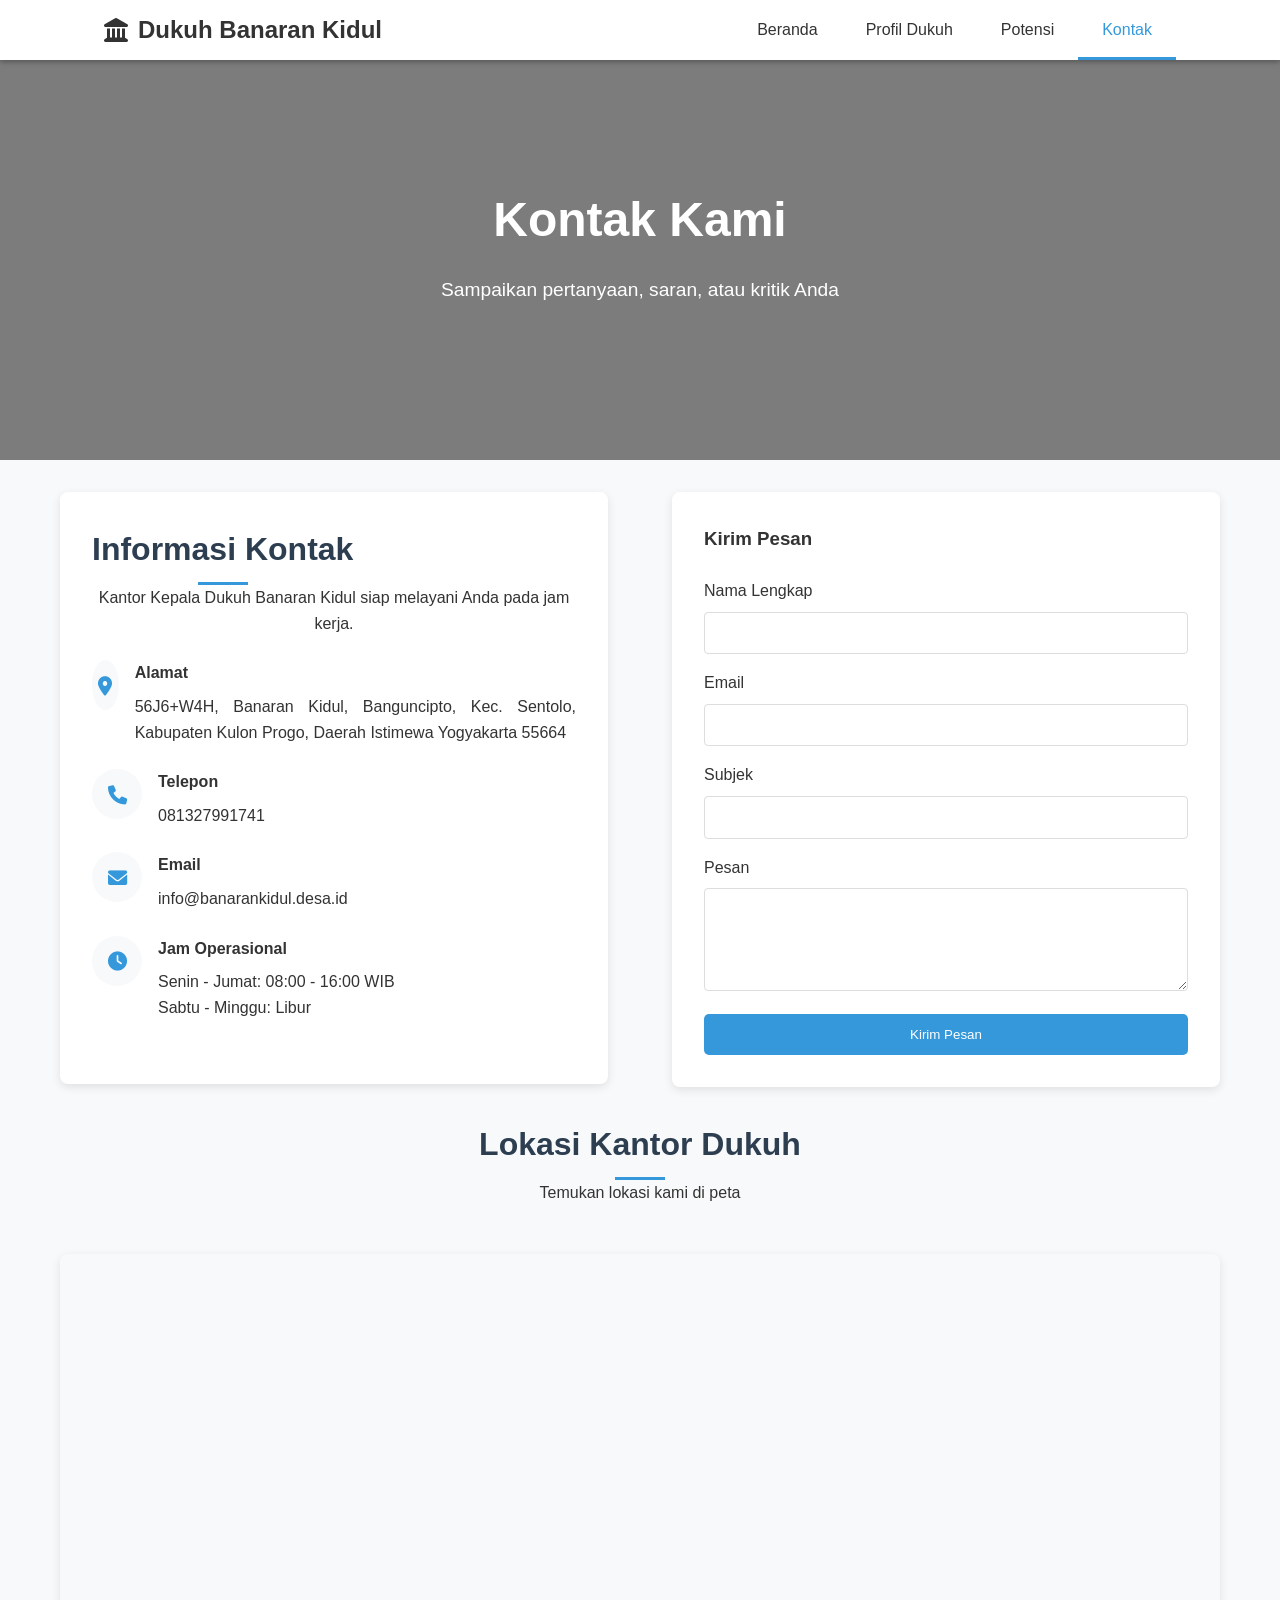
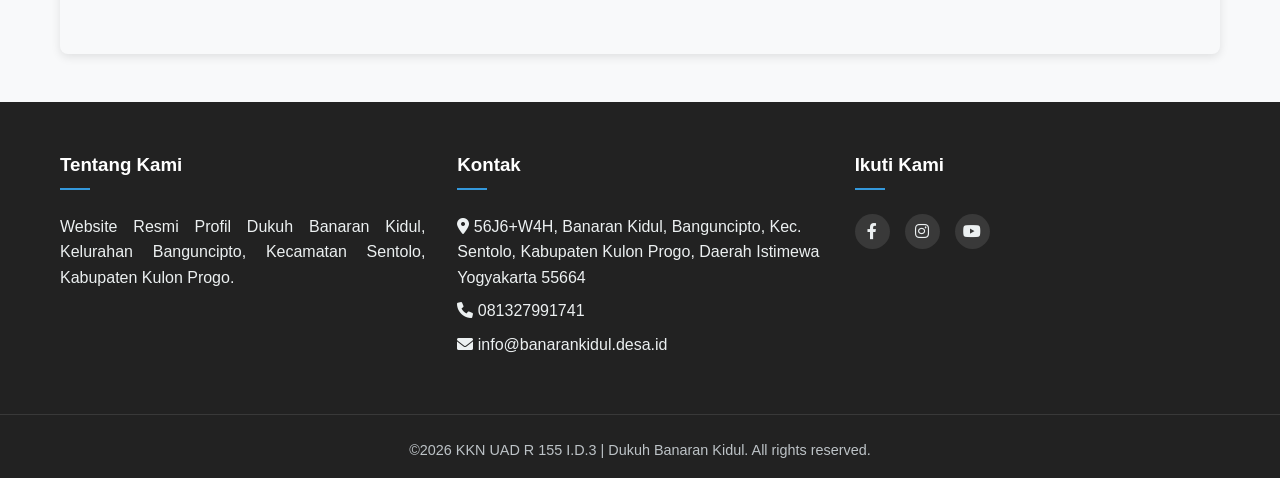
<file: contact.html>
<!DOCTYPE html>
<html lang="id">
<head>
    <meta charset="UTF-8">
    <meta name="viewport" content="width=device-width, initial-scale=1.0">
    <title>Kontak - Dukuh Banaran Kidul</title>
    <link rel="icon" type="image/svg+xml" href="data:image/svg+xml,%3Csvg xmlns='http://www.w3.org/2000/svg' viewBox='0 0 64 64'%3E%3Crect width='64' height='64' rx='12' fill='%233498db'/%3E%3Cpath d='M16 30 L32 18 L48 30 V50 H16 Z' fill='%23ffffff'/%3E%3Crect x='26' y='34' width='12' height='16' fill='%233498db'/%3E%3C/svg%3E">
    <link rel="stylesheet" href="css/style.css">
    <link rel="stylesheet" href="https://cdnjs.cloudflare.com/ajax/libs/font-awesome/6.0.0/css/all.min.css">
</head>
<body>

    <!-- Preloader -->
    <div id="preloader">
        <div class="loader-spinner"></div>
        <div class="loader-text">SELAMAT DATANG</div>
    </div>

    <!-- Header -->
    <header>
        <nav class="navbar">
            <a href="index.html" class="logo">
                <i class="fas fa-landmark"></i> Dukuh Banaran Kidul
            </a>
            <div class="menu-toggle">
                <i class="fas fa-bars"></i>
            </div>
            <ul class="nav-links">
                <li><a href="index.html">Beranda</a></li>
                <li><a href="profile.html">Profil Dukuh</a></li>
                <li class="dropdown">
                    <a href="#" class="dropdown-toggle">Potensi</a>
                    <div class="dropdown-content">
                        <a href="tourism.html">Wisata</a>
                        <a href="posyandu.html">Posyandu</a>
                        <a href="umkm.html">UMKM</a>
                        <a href="gallery.html">Galeri Kegiatan</a>
                    </div>
                </li>
                <li><a href="contact.html" class="active">Kontak</a></li>
            </ul>
        </nav>
    </header>

    <!-- Page Header -->
    <div class="hero" style="background-image: linear-gradient(rgba(0,0,0,0.5), rgba(0,0,0,0.5)), url('https://placehold.co/1920x600/e67e22/ffffff?text=Hubungi+Kami');">
        <div class="hero-content">
            <h1>Kontak Kami</h1>
            <p>Sampaikan pertanyaan, saran, atau kritik Anda</p>
        </div>
    </div>

    <!-- Contact Info & Form -->
    <section class="container">
        <div class="grid contact-grid">
            
            <!-- Info -->
            <div class="contact-info">
                <div class="section-title" style="text-align: left;">
                    <h2>Informasi Kontak</h2>
                    <p>Kantor Kepala Dukuh Banaran Kidul siap melayani Anda pada jam kerja.</p>
                </div>
                
                <div style="margin-bottom: 2rem;">
                    <div style="display: flex; gap: 1rem; margin-bottom: 1.5rem;">
                        <div style="width: 50px; height: 50px; background: var(--light-bg); display: flex; align-items: center; justify-content: center; border-radius: 50%; color: var(--secondary-color); font-size: 1.2rem;">
                            <i class="fas fa-map-marker-alt"></i>
                        </div>
                        <div>
                            <h4 style="margin-bottom: 0.5rem;">Alamat</h4>
                            <p id="contact-address">Jl. Raya Banaran Kidul No. 1, Dukuh Banaran Kidul, Kec. Contoh, Kab. Contoh</p>
                        </div>
                    </div>

                    <div style="display: flex; gap: 1rem; margin-bottom: 1.5rem;">
                        <div style="width: 50px; height: 50px; background: var(--light-bg); display: flex; align-items: center; justify-content: center; border-radius: 50%; color: var(--secondary-color); font-size: 1.2rem;">
                            <i class="fas fa-phone"></i>
                        </div>
                        <div>
                            <h4 style="margin-bottom: 0.5rem;">Telepon</h4>
                            <p id="contact-phone">081327991741</p>
                        </div>
                    </div>

                    <div style="display: flex; gap: 1rem; margin-bottom: 1.5rem;">
                        <div style="width: 50px; height: 50px; background: var(--light-bg); display: flex; align-items: center; justify-content: center; border-radius: 50%; color: var(--secondary-color); font-size: 1.2rem;">
                            <i class="fas fa-envelope"></i>
                        </div>
                        <div>
                            <h4 style="margin-bottom: 0.5rem;">Email</h4>
                            <p id="contact-email">info@banarankidul.desa.id</p>
                        </div>
                    </div>

                    <div style="display: flex; gap: 1rem; margin-bottom: 1.5rem;">
                        <div style="width: 50px; height: 50px; background: var(--light-bg); display: flex; align-items: center; justify-content: center; border-radius: 50%; color: var(--secondary-color); font-size: 1.2rem;">
                            <i class="fas fa-clock"></i>
                        </div>
                        <div>
                            <h4 style="margin-bottom: 0.5rem;">Jam Operasional</h4>
                            <p>Senin - Jumat: 08:00 - 16:00 WIB<br>Sabtu - Minggu: Libur</p>
                        </div>
                    </div>
                </div>
            </div>

            <!-- Form -->
            <div class="contact-form">
                <h3 style="margin-bottom: 1.5rem;">Kirim Pesan</h3>
                <form onsubmit="event.preventDefault(); alert('Terima kasih! Pesan Anda telah terkirim (Simulasi).');">
                    <div style="margin-bottom: 1rem;">
                        <label for="name" style="display: block; margin-bottom: 0.5rem;">Nama Lengkap</label>
                        <input type="text" id="name" style="width: 100%; padding: 0.8rem; border: 1px solid #ddd; border-radius: 4px;" required>
                    </div>
                    <div style="margin-bottom: 1rem;">
                        <label for="email" style="display: block; margin-bottom: 0.5rem;">Email</label>
                        <input type="email" id="email" style="width: 100%; padding: 0.8rem; border: 1px solid #ddd; border-radius: 4px;" required>
                    </div>
                    <div style="margin-bottom: 1rem;">
                        <label for="subject" style="display: block; margin-bottom: 0.5rem;">Subjek</label>
                        <input type="text" id="subject" style="width: 100%; padding: 0.8rem; border: 1px solid #ddd; border-radius: 4px;" required>
                    </div>
                    <div style="margin-bottom: 1rem;">
                        <label for="message" style="display: block; margin-bottom: 0.5rem;">Pesan</label>
                        <textarea id="message" rows="5" style="width: 100%; padding: 0.8rem; border: 1px solid #ddd; border-radius: 4px;" required></textarea>
                    </div>
                    <button type="submit" class="btn" style="width: 100%;">Kirim Pesan</button>
                </form>
            </div>

        </div>
    </section>

    <!-- Map -->
    <section class="container">
        <div class="section-title">
            <h2>Lokasi Kantor Dukuh</h2>
            <p>Temukan lokasi kami di peta</p>
        </div>
        <div class="contact-map">
            <iframe 
                width="100%" 
                height="100%" 
                frameborder="0" 
                scrolling="no" 
                marginheight="0" 
                marginwidth="0" 
                src="https://maps.google.com/maps?q=-7.801368,110.364756&hl=id&z=15&amp;output=embed">
            </iframe>
        </div>
    </section>

    <!-- Footer -->
    <footer>
        <div class="footer-content">
            <div class="footer-section">
                <h3>Tentang Kami</h3>
                <p id="footer-desc">Website Resmi Profil Dukuh Banaran Kidul.</p>
            </div>
            <div class="footer-section">
                <h3>Kontak</h3>
                <ul class="footer-links">
                    <li><i class="fas fa-map-marker-alt"></i> <span id="footer-address">Alamat Dukuh</span></li>
                    <li><i class="fas fa-phone"></i> <span id="footer-phone">Telepon</span></li>
                    <li><i class="fas fa-envelope"></i> <span id="footer-email">Email</span></li>
                </ul>
            </div>
            <div class="footer-section">
                <h3>Ikuti Kami</h3>
                <div class="social-links">
                    <a href="#" id="social-fb"><i class="fab fa-facebook-f"></i></a>
                    <a href="#" id="social-ig"><i class="fab fa-instagram"></i></a>
                    <a href="#" id="social-yt"><i class="fab fa-youtube"></i></a>
                </div>
            </div>
        </div>
        <div class="copyright">
            &copy;2026 KKN UAD R 155 I.D.3 | Dukuh Banaran Kidul. All rights reserved.
        </div>
    </footer>

    <script src="js/script.js"></script>
    <script>
        // Update contact specific info from config
        window.addEventListener('load', async () => {
            try {
                const response = await fetch('data/config.json');
                const config = await response.json();
                
                const cAddress = document.getElementById('contact-address');
                const cPhone = document.getElementById('contact-phone');
                const cEmail = document.getElementById('contact-email');

                if (cAddress) cAddress.textContent = config.address;
                if (cPhone) cPhone.textContent = config.phone;
                if (cEmail) cEmail.textContent = config.email;

            } catch (e) { console.error(e); }
        });
    </script>
</body>
</html>
</file>
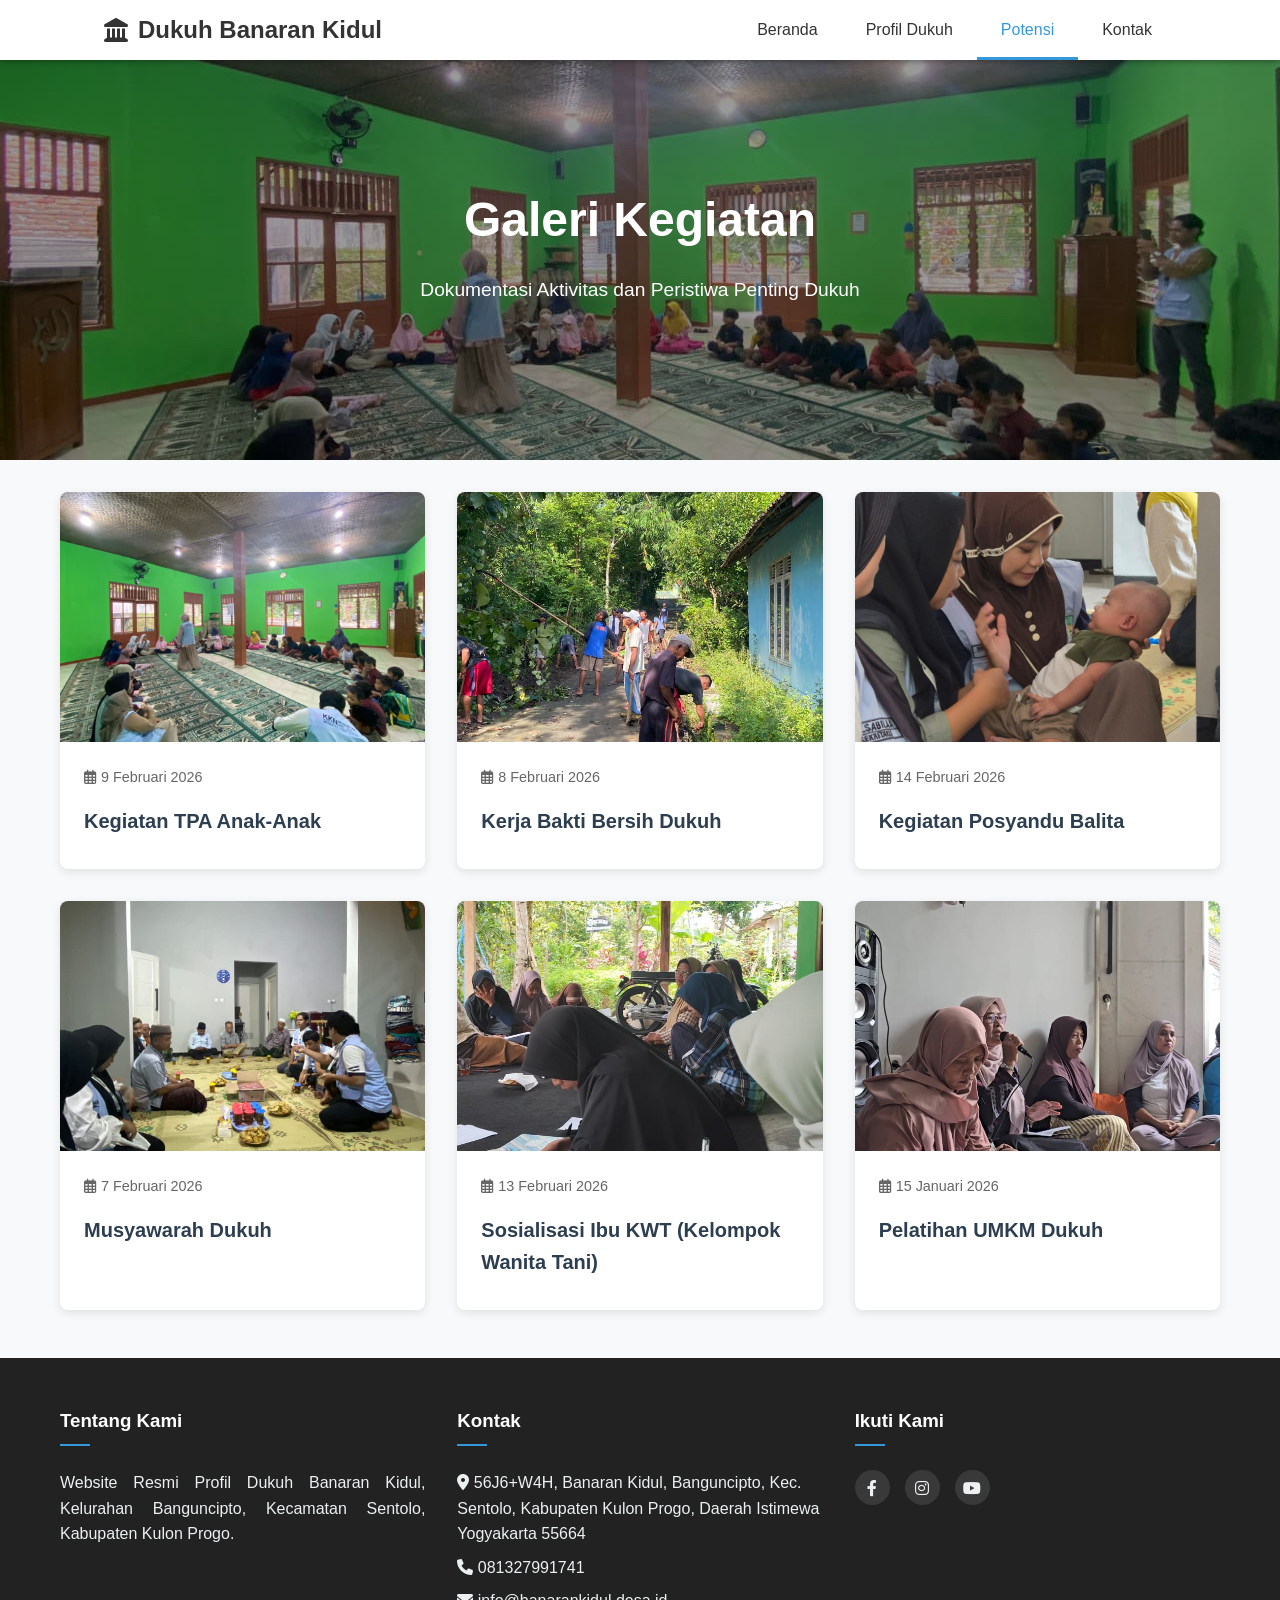
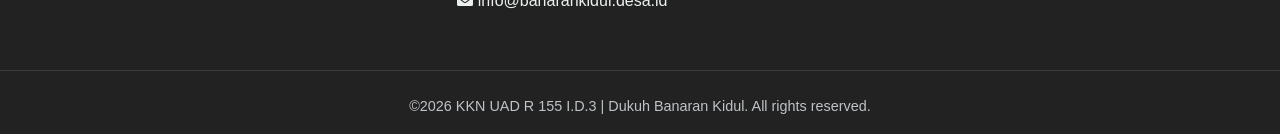
<file: gallery.html>
<!DOCTYPE html>
<html lang="id">
<head>
    <meta charset="UTF-8">
    <meta name="viewport" content="width=device-width, initial-scale=1.0">
    <title>Galeri Kegiatan - Dukuh Banaran Kidul</title>
    <link rel="icon" type="image/svg+xml" href="data:image/svg+xml,%3Csvg xmlns='http://www.w3.org/2000/svg' viewBox='0 0 64 64'%3E%3Crect width='64' height='64' rx='12' fill='%233498db'/%3E%3Cpath d='M16 30 L32 18 L48 30 V50 H16 Z' fill='%23ffffff'/%3E%3Crect x='26' y='34' width='12' height='16' fill='%233498db'/%3E%3C/svg%3E">
    <link rel="stylesheet" href="css/style.css">
    <link rel="stylesheet" href="https://cdnjs.cloudflare.com/ajax/libs/font-awesome/6.0.0/css/all.min.css">
</head>
<body>

    <!-- Preloader -->
    <div id="preloader">
        <div class="loader-spinner"></div>
        <div class="loader-text">SELAMAT DATANG</div>
    </div>

    <!-- Header -->
    <header>
        <nav class="navbar">
            <a href="index.html" class="logo">
                <i class="fas fa-landmark"></i> Dukuh Banaran Kidul
            </a>
            <div class="menu-toggle">
                <i class="fas fa-bars"></i>
            </div>
            <ul class="nav-links">
                <li><a href="index.html">Beranda</a></li>
                <li><a href="profile.html">Profil Dukuh</a></li>
                <li class="dropdown">
                    <a href="#" class="dropdown-toggle active">Potensi</a>
                    <div class="dropdown-content">
                        <a href="tourism.html">Wisata</a>
                        <a href="posyandu.html">Posyandu</a>
                        <a href="umkm.html">UMKM</a>
                        <a href="gallery.html" class="active">Galeri Kegiatan</a>
                    </div>
                </li>
                <li><a href="contact.html">Kontak</a></li>
            </ul>
        </nav>
    </header>

    <!-- Page Header -->
    <section class="hero hero-gallery">
        <div class="hero-slider hero-slider-gallery">
            <!-- Slides akan dimuat via JS dari data/gallery.json -->
        </div>
        <div class="hero-content">
            <h1>Galeri Kegiatan</h1>
            <p>Dokumentasi Aktivitas dan Peristiwa Penting Dukuh</p>
        </div>
    </section>

    <!-- Gallery Grid -->
    <section class="container">
        <div class="grid" id="gallery-grid">
            <!-- Data will be loaded via JS -->
            <p style="text-align: center; width: 100%;">Memuat galeri...</p>
        </div>
    </section>

    <!-- Footer -->
    <footer>
        <div class="footer-content">
            <div class="footer-section">
                <h3>Tentang Kami</h3>
                <p id="footer-desc">Website Resmi Profil Dukuh Banaran Kidul.</p>
            </div>
            <div class="footer-section">
                <h3>Kontak</h3>
                <ul class="footer-links">
                    <li><i class="fas fa-map-marker-alt"></i> <span id="footer-address">Alamat Dukuh</span></li>
                    <li><i class="fas fa-phone"></i> <span id="footer-phone">Telepon</span></li>
                    <li><i class="fas fa-envelope"></i> <span id="footer-email">Email</span></li>
                </ul>
            </div>
            <div class="footer-section">
                <h3>Ikuti Kami</h3>
                <div class="social-links">
                    <a href="#" id="social-fb"><i class="fab fa-facebook-f"></i></a>
                    <a href="#" id="social-ig"><i class="fab fa-instagram"></i></a>
                    <a href="#" id="social-yt"><i class="fab fa-youtube"></i></a>
                </div>
            </div>
        </div>
        <div class="copyright">
            &copy;2026 KKN UAD R 155 I.D.3 | Dukuh Banaran Kidul. All rights reserved.
        </div>
    </footer>

    <script src="js/script.js"></script>
</body>
</html>
</file>
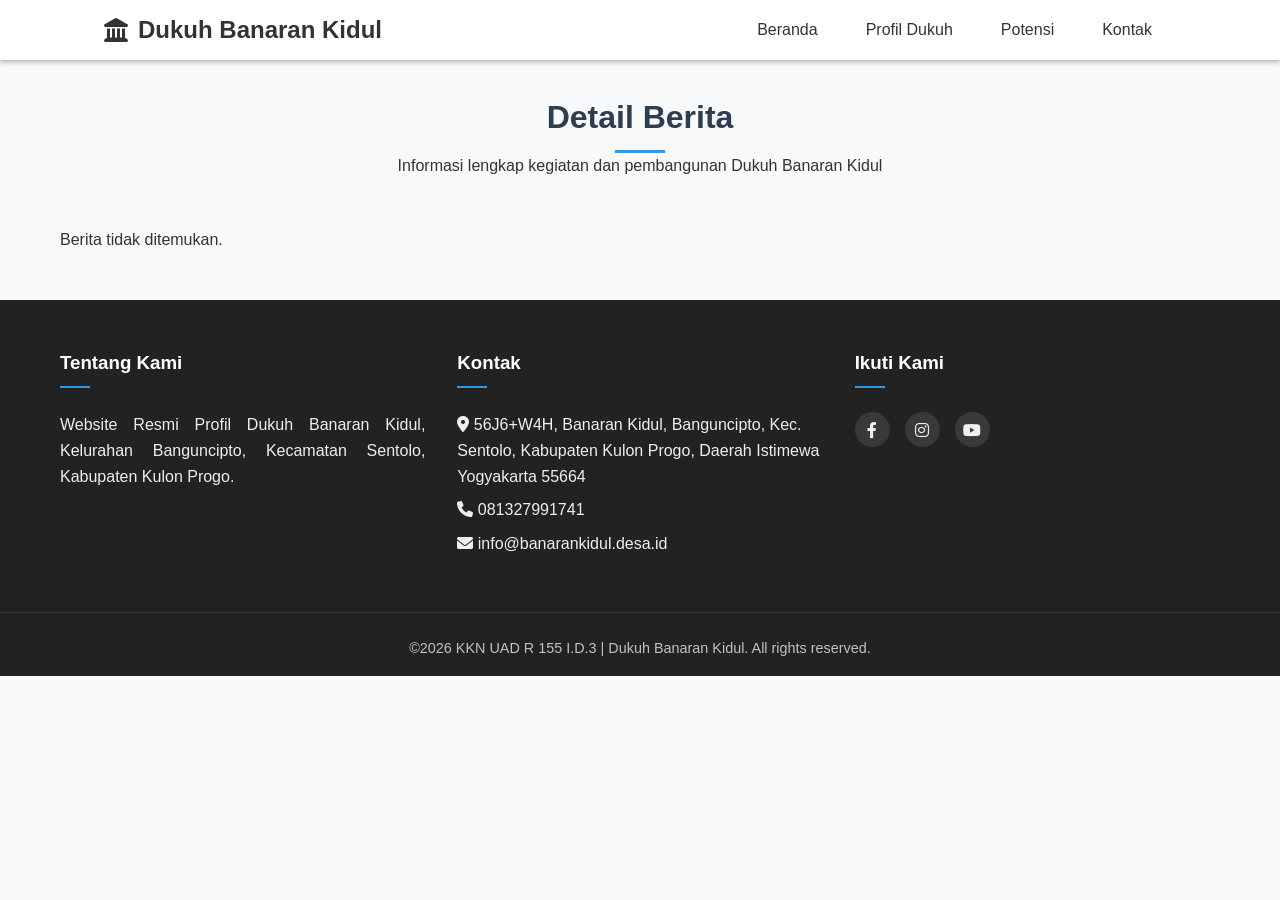
<file: news-detail.html>
<!DOCTYPE html>
<html lang="id">
<head>
    <meta charset="UTF-8">
    <meta name="viewport" content="width=device-width, initial-scale=1.0">
    <title>Detail Berita - Dukuh Banaran Kidul</title>
    <link rel="icon" type="image/svg+xml" href="data:image/svg+xml,%3Csvg xmlns='http://www.w3.org/2000/svg' viewBox='0 0 64 64'%3E%3Crect width='64' height='64' rx='12' fill='%233498db'/%3E%3Cpath d='M16 30 L32 18 L48 30 V50 H16 Z' fill='%23ffffff'/%3E%3Crect x='26' y='34' width='12' height='16' fill='%233498db'/%3E%3C/svg%3E">
    <link rel="stylesheet" href="css/style.css">
    <link rel="stylesheet" href="https://cdnjs.cloudflare.com/ajax/libs/font-awesome/6.0.0/css/all.min.css">
</head>
<body>

    <div id="preloader">
        <div class="loader-spinner"></div>
        <div class="loader-text">MEMUAT BERITA</div>
    </div>

    <header>
        <nav class="navbar">
            <a href="index.html" class="logo">
                <i class="fas fa-landmark"></i> Dukuh Banaran Kidul
            </a>
            <div class="menu-toggle">
                <i class="fas fa-bars"></i>
            </div>
            <ul class="nav-links">
                <li><a href="index.html">Beranda</a></li>
                <li><a href="profile.html">Profil Dukuh</a></li>
                <li class="dropdown">
                    <a href="#" class="dropdown-toggle">Potensi</a>
                    <div class="dropdown-content">
                        <a href="tourism.html">Wisata</a>
                        <a href="posyandu.html">Posyandu</a>
                        <a href="umkm.html">UMKM</a>
                        <a href="gallery.html">Galeri Kegiatan</a>
                    </div>
                </li>
                <li><a href="contact.html">Kontak</a></li>
            </ul>
        </nav>
    </header>

    <section class="container">
        <div class="section-title">
            <h2>Detail Berita</h2>
            <p>Informasi lengkap kegiatan dan pembangunan Dukuh Banaran Kidul</p>
        </div>
        <div id="news-detail">
            <p style="text-align: center; width: 100%;">Memuat detail berita...</p>
        </div>
    </section>

    <footer>
        <div class="footer-content">
            <div class="footer-section">
                <h3>Tentang Kami</h3>
                <p id="footer-desc">Website Resmi Profil Dukuh Banaran Kidul.</p>
            </div>
            <div class="footer-section">
                <h3>Kontak</h3>
                <ul class="footer-links">
                    <li><i class="fas fa-map-marker-alt"></i> <span id="footer-address">Alamat Dukuh</span></li>
                    <li><i class="fas fa-phone"></i> <span id="footer-phone">Telepon</span></li>
                    <li><i class="fas fa-envelope"></i> <span id="footer-email">Email</span></li>
                </ul>
            </div>
            <div class="footer-section">
                <h3>Ikuti Kami</h3>
                <div class="social-links">
                    <a href="#" id="social-fb"><i class="fab fa-facebook-f"></i></a>
                    <a href="#" id="social-ig"><i class="fab fa-instagram"></i></a>
                    <a href="#" id="social-yt"><i class="fab fa-youtube"></i></a>
                </div>
            </div>
        </div>
        <div class="copyright">
            &copy;2026 KKN UAD R 155 I.D.3 | Dukuh Banaran Kidul. All rights reserved.
        </div>
    </footer>

    <script src="js/script.js"></script>
</body>
</html>
</file>
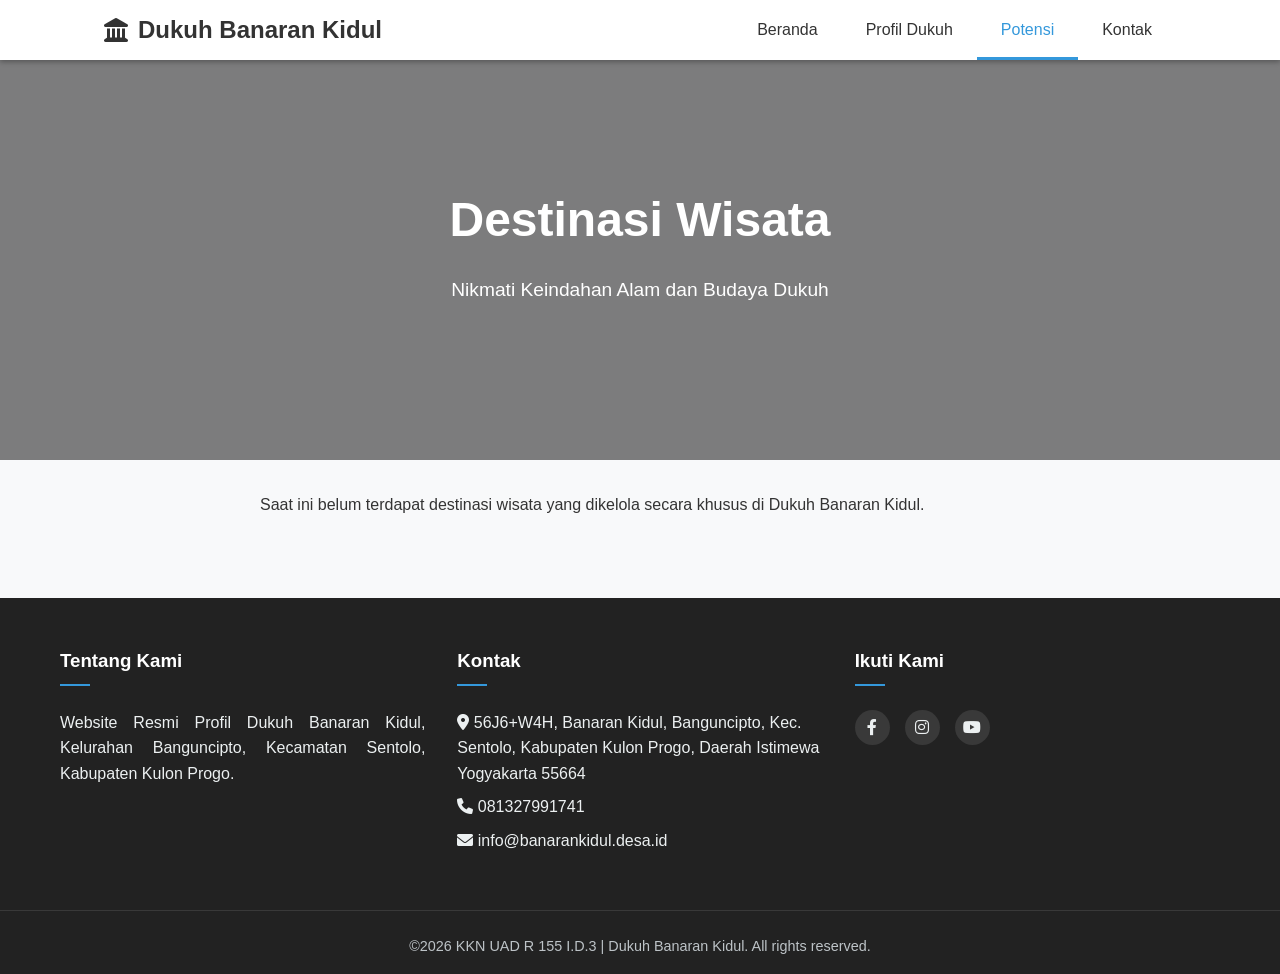
<file: tourism.html>
<!DOCTYPE html>
<html lang="id">
<head>
    <meta charset="UTF-8">
    <meta name="viewport" content="width=device-width, initial-scale=1.0">
    <title>Wisata Dukuh - Dukuh Banaran Kidul</title>
    <link rel="icon" type="image/svg+xml" href="data:image/svg+xml,%3Csvg xmlns='http://www.w3.org/2000/svg' viewBox='0 0 64 64'%3E%3Crect width='64' height='64' rx='12' fill='%233498db'/%3E%3Cpath d='M16 30 L32 18 L48 30 V50 H16 Z' fill='%23ffffff'/%3E%3Crect x='26' y='34' width='12' height='16' fill='%233498db'/%3E%3C/svg%3E">
    <link rel="stylesheet" href="css/style.css">
    <link rel="stylesheet" href="https://cdnjs.cloudflare.com/ajax/libs/font-awesome/6.0.0/css/all.min.css">
</head>
<body>

    <!-- Preloader -->
    <div id="preloader">
        <div class="loader-spinner"></div>
        <div class="loader-text">SELAMAT DATANG</div>
    </div>

    <!-- Header -->
    <header>
        <nav class="navbar">
            <a href="index.html" class="logo">
                <i class="fas fa-landmark"></i> Dukuh Banaran Kidul
            </a>
            <div class="menu-toggle">
                <i class="fas fa-bars"></i>
            </div>
            <ul class="nav-links">
                <li><a href="index.html">Beranda</a></li>
                <li><a href="profile.html">Profil Dukuh</a></li>
                <li class="dropdown">
                    <a href="#" class="dropdown-toggle active">Potensi</a>
                    <div class="dropdown-content">
                        <a href="tourism.html" class="active">Wisata</a>
                        <a href="posyandu.html">Posyandu</a>
                        <a href="umkm.html">UMKM</a>
                        <a href="gallery.html">Galeri Kegiatan</a>
                    </div>
                </li>
                <li><a href="contact.html">Kontak</a></li>
            </ul>
        </nav>
    </header>

    <!-- Page Header -->
    <div class="hero" style="background-image: linear-gradient(rgba(0,0,0,0.5), rgba(0,0,0,0.5)), url('https://placehold.co/1920x600/2ecc71/ffffff?text=Wisata+Dukuh');">
        <div class="hero-content">
            <h1>Destinasi Wisata</h1>
            <p>Nikmati Keindahan Alam dan Budaya Dukuh</p>
        </div>
    </div>

    <!-- Intro -->
    <section class="container" style="text-align: center; max-width: 800px;">
        <p>Saat ini belum terdapat destinasi wisata yang dikelola secara khusus di Dukuh Banaran Kidul.</p>
    </section>

    <!-- Tourism Grid -->
    <section class="container">
        <div class="grid" id="tourism-grid">
            <!-- Data will be loaded via JS -->
            <p style="text-align: center; width: 100%;">Belum ada data wisata yang terdaftar.</p>
        </div>
    </section>

    <!-- Footer -->
    <footer>
        <div class="footer-content">
            <div class="footer-section">
                <h3>Tentang Kami</h3>
                <p id="footer-desc">Website Resmi Profil Dukuh Banaran Kidul.</p>
            </div>
            <div class="footer-section">
                <h3>Kontak</h3>
                <ul class="footer-links">
                    <li><i class="fas fa-map-marker-alt"></i> <span id="footer-address">Alamat Dukuh</span></li>
                    <li><i class="fas fa-phone"></i> <span id="footer-phone">Telepon</span></li>
                    <li><i class="fas fa-envelope"></i> <span id="footer-email">Email</span></li>
                </ul>
            </div>
            <div class="footer-section">
                <h3>Ikuti Kami</h3>
                <div class="social-links">
                    <a href="#" id="social-fb"><i class="fab fa-facebook-f"></i></a>
                    <a href="#" id="social-ig"><i class="fab fa-instagram"></i></a>
                    <a href="#" id="social-yt"><i class="fab fa-youtube"></i></a>
                </div>
            </div>
        </div>
        <div class="copyright">
            &copy;2026 KKN UAD R 155 I.D.3 | Dukuh Banaran Kidul. All rights reserved.
        </div>
    </footer>

    <script src="js/script.js"></script>
</body>
</html>
</file>
<file: css/style.css>
:root {
    --primary-color: #2c3e50; /* Dark blue/gray */
    --secondary-color: #3498db; /* Blue matching navbar hover */
    --accent-color: #e67e22; /* Orange */
    --text-color: #333;
    --light-bg: #f8f9fa;
    --white: #ffffff;
    --footer-bg: #222222; /* Match navbar */
    --footer-text: #ecf0f1;
    --transition: all 0.3s ease;
    
    /* Navbar Theme Variables - Reverted to Light/Transparent */
    --navbar-bg: #ffffff;
    --navbar-text: #333333;
    --navbar-hover: #3498db; 
    --dropdown-bg: rgba(255, 255, 255, 0.95); /* Transparent White */
}

* {
    margin: 0;
    padding: 0;
    box-sizing: border-box;
    font-family: 'Segoe UI', Tahoma, Geneva, Verdana, sans-serif;
}

body {
    line-height: 1.6;
    color: var(--text-color);
    background-color: var(--light-bg);
    overflow-x: hidden; /* Prevent horizontal scroll due to animations */
}

a {
    text-decoration: none;
    color: inherit;
}

p {
    text-align: justify;
}

img {
    max-width: 100%;
    height: auto;
    display: block;
}

/* Header & Navigation */
header {
    background-color: var(--navbar-bg);
    box-shadow: 0 2px 5px rgba(0,0,0,0.3);
    position: sticky;
    top: 0;
    z-index: 1000;
}

.navbar {
    display: flex;
    justify-content: space-between;
    align-items: center;
    padding: 0 5%;
    max-width: 1200px;
    margin: 0 auto;
    height: 60px;
}

.logo {
    font-size: 1.5rem;
    font-weight: bold;
    color: var(--navbar-text);
    display: flex;
    align-items: center;
    gap: 10px;
}

.nav-links {
    display: flex;
    list-style: none;
    gap: 0;
    height: 100%;
    align-items: center;
}

.nav-links li {
    height: 100%;
    display: flex;
    align-items: center;
}

.nav-links li a {
    color: var(--navbar-text);
    font-weight: 500;
    padding: 0 1.5rem;
    height: 100%;
    display: flex;
    align-items: center;
    border-radius: 0;
    position: relative; /* For ::after positioning */
    transition: color 0.3s ease;
}

/* Underline animation using pseudo-element */
.nav-links li a::after {
    content: '';
    position: absolute;
    bottom: 0;
    left: 0;
    width: 0;
    height: 3px;
    background-color: var(--navbar-hover);
    transition: width 0.3s ease;
}

.nav-links li a:hover, .nav-links li a.active {
    background-color: transparent;
    color: var(--navbar-hover);
}

.nav-links li a:hover::after, .nav-links li a.active::after {
    width: 100%;
}

/* Dropdown Menu */
.dropdown {
    position: relative;
    height: 100%;
}

.dropdown-content {
    display: block; /* Always block for animation, control with visibility */
    visibility: hidden;
    position: absolute;
    background-color: var(--dropdown-bg);
    backdrop-filter: blur(10px); /* Glassmorphism effect */
    -webkit-backdrop-filter: blur(10px);
    min-width: 220px;
    box-shadow: 0 5px 15px rgba(0,0,0,0.1);
    z-index: 1001;
    border-radius: 0 0 4px 4px;
    top: 100%;
    left: 0;
    opacity: 0;
    transform: translateY(10px) scaleY(0.95);
    transform-origin: top center;
    transition: opacity 0.3s cubic-bezier(0.4, 0, 0.2, 1), 
                transform 0.3s cubic-bezier(0.4, 0, 0.2, 1),
                visibility 0.3s;
}

/* Show dropdown when active (clicked) */
.dropdown.active .dropdown-content {
    visibility: visible;
    opacity: 1;
    transform: translateY(0) scaleY(1);
}

.dropdown-content a {
    color: var(--text-color) !important;
    padding: 14px 20px;
    text-decoration: none;
    display: block;
    font-size: 0.95rem;
    background: none !important;
    border-bottom: 1px solid rgba(0,0,0,0.05);
    transition: background-color 0.2s ease, padding-left 0.2s ease;
}

.dropdown-content a:hover {
    background-color: var(--light-bg) !important;
    color: var(--secondary-color) !important;
    padding-left: 25px;
}


.menu-toggle {
    display: none;
    font-size: 1.5rem;
    cursor: pointer;
}

/* Preloader */
#preloader {
    position: fixed;
    top: 0;
    left: 0;
    width: 100%;
    height: 100%;
    background-color: var(--primary-color);
    z-index: 9999;
    display: flex;
    flex-direction: column;
    justify-content: center;
    align-items: center;
    color: white;
    transition: opacity 0.5s ease-out, visibility 0.5s ease-out;
}

.loader-spinner {
    width: 50px;
    height: 50px;
    border: 5px solid rgba(255,255,255,0.3);
    border-radius: 50%;
    border-top-color: var(--secondary-color);
    animation: spin 1s ease-in-out infinite;
    margin-bottom: 20px;
}

.loader-text {
    font-size: 1.5rem;
    font-weight: bold;
    letter-spacing: 2px;
    animation: pulse 1.5s infinite;
}

/* Animations */
@keyframes spin {
    to { transform: rotate(360deg); }
}

@keyframes pulse {
    0% { opacity: 0.6; }
    50% { opacity: 1; }
    100% { opacity: 0.6; }
}

@keyframes fadeInUp {
    from {
        opacity: 0;
        transform: translateY(30px);
    }
    to {
        opacity: 1;
        transform: translateY(0);
    }
}

.fade-in-up {
    opacity: 0; /* Hidden initially */
    animation: fadeInUp 0.8s ease-out forwards;
}

/* Staggered animation delays */
.delay-100 { animation-delay: 0.1s; }
.delay-200 { animation-delay: 0.2s; }
.delay-300 { animation-delay: 0.3s; }
.delay-400 { animation-delay: 0.4s; }

/* Stats Section */
.stats-section {
    background-color: var(--primary-color);
    color: white;
    padding: 4rem 0;
    text-align: center;
}

.stats-grid {
    display: grid;
    grid-template-columns: repeat(auto-fit, minmax(200px, 1fr));
    gap: 2rem;
    max-width: 1200px;
    margin: 0 auto;
    padding: 0 20px;
}

.stat-item {
    padding: 2rem;
    background: rgba(255,255,255,0.1);
    border-radius: 8px;
    transition: var(--transition);
}

.stat-item:hover {
    transform: translateY(-5px);
    background: rgba(255,255,255,0.15);
}

.stat-number {
    font-size: 3rem;
    font-weight: bold;
    color: var(--secondary-color);
    margin-bottom: 0.5rem;
}

.stat-label {
    font-size: 1.1rem;
    opacity: 0.9;
}

/* Hero Section */
.hero {
    position: relative;
    background: linear-gradient(rgba(0,0,0,0.5), rgba(0,0,0,0.5)), url('https://placehold.co/1920x600/2c3e50/ffffff?text=Dukuh+Banaran+Kidul');
    background-size: cover;
    background-position: center;
    height: 400px;
    display: flex;
    align-items: center;
    justify-content: center;
    text-align: center;
    color: var(--white);
    padding: 0 20px;
    overflow: hidden;
}

.hero-slider {
    position: absolute;
    top: 0;
    left: 0;
    width: 100%;
    height: 100%;
    z-index: 0;
}

.hero-slide {
    position: absolute;
    top: 0;
    left: 0;
    width: 100%;
    height: 100%;
    background-size: cover;
    background-position: center;
    opacity: 0;
    transition: opacity 0.6s ease-in-out;
}

.hero-slide.active {
    opacity: 1;
}

.hero-content {
    position: relative;
    z-index: 1;
    pointer-events: none;
}

.hero-content h1 {
    font-size: 3rem;
    margin-bottom: 1rem;
}

.hero-content p {
    font-size: 1.2rem;
    margin-bottom: 2rem;
    text-align: center;
}

.hero-content .btn {
    pointer-events: auto;
}

.hero-nav {
    position: absolute;
    top: 50%;
    transform: translateY(-50%);
    background-color: rgba(0, 0, 0, 0.4);
    border: none;
    color: var(--white);
    width: 40px;
    height: 40px;
    display: flex;
    align-items: center;
    justify-content: center;
    border-radius: 50%;
    cursor: pointer;
    z-index: 2;
    transition: background-color 0.3s ease, transform 0.2s ease;
}

.hero-prev {
    left: 20px;
}

.hero-next {
    right: 20px;
}

.hero-nav:hover {
    background-color: rgba(0, 0, 0, 0.6);
    transform: translateY(-50%) scale(1.05);
}

.hero-dots {
    position: absolute;
    bottom: 20px;
    left: 50%;
    transform: translateX(-50%);
    display: flex;
    gap: 8px;
    z-index: 2;
}

.hero-dot {
    width: 10px;
    height: 10px;
    border-radius: 50%;
    border: 2px solid var(--white);
    background-color: transparent;
    cursor: pointer;
    padding: 0;
}

.hero-dot.active {
    background-color: var(--secondary-color);
    border-color: var(--secondary-color);
}

.btn {
    display: inline-block;
    padding: 0.8rem 1.5rem;
    background-color: var(--secondary-color);
    color: var(--white);
    border-radius: 5px;
    transition: var(--transition);
    border: none;
    cursor: pointer;
}

.btn:hover {
    background-color: #219150;
    transform: translateY(-2px);
}

/* Main Content */
.container {
    max-width: 1200px;
    margin: 2rem auto;
    padding: 0 20px;
}

.section-title {
    text-align: center;
    margin-bottom: 3rem;
}

.section-title h2 {
    font-size: 2rem;
    color: var(--primary-color);
    position: relative;
    display: inline-block;
    padding-bottom: 10px;
}

.section-title h2::after {
    content: '';
    position: absolute;
    bottom: 0;
    left: 50%;
    transform: translateX(-50%);
    width: 50px;
    height: 3px;
    background-color: var(--secondary-color);
}

.section-title p {
    text-align: center;
}

.geo-layout {
    display: grid;
    grid-template-columns: minmax(0, 1.2fr) minmax(0, 1fr);
    gap: 1.5rem;
    align-items: flex-start;
}

.geo-map {
    height: 300px;
    border-radius: 8px;
    overflow: hidden;
}

/* Card Grid */
.grid {
    display: grid;
    grid-template-columns: repeat(auto-fit, minmax(300px, 1fr));
    gap: 2rem;
}

.card {
    background: var(--white);
    border-radius: 8px;
    overflow: hidden;
    box-shadow: 0 3px 10px rgba(0,0,0,0.1);
    transition: var(--transition);
}

.card:hover {
    transform: translateY(-5px);
    box-shadow: 0 5px 15px rgba(0,0,0,0.2);
}

.card-img {
    width: 100%;
    height: 200px;
    object-fit: cover;
}

.card-content {
    padding: 1.5rem;
}

.card-title {
    font-size: 1.25rem;
    margin-bottom: 0.5rem;
    color: var(--primary-color);
}

.card-meta {
    font-size: 0.9rem;
    color: #666;
    margin-bottom: 1rem;
}

.card-text {
    margin-bottom: 1rem;
    color: #555;
}

.read-more {
    color: var(--secondary-color);
    font-weight: 600;
    display: inline-flex;
    align-items: center;
    gap: 5px;
}

.read-more:hover {
    text-decoration: underline;
}

 .org-wrapper {
    max-width: 960px;
    margin: 0 auto;
}

.org-intro {
    text-align: center;
    margin-bottom: 2rem;
    color: #555;
}

.org-grid {
    display: grid;
    grid-template-columns: repeat(auto-fit, minmax(220px, 1fr));
    gap: 1.5rem;
}

.org-card {
    padding: 1.5rem 1.25rem;
    border-radius: 10px;
    background: linear-gradient(135deg, #ffffff, #f5f9ff);
    box-shadow: 0 4px 12px rgba(0,0,0,0.06);
    text-align: center;
    transition: transform 0.25s ease, box-shadow 0.25s ease;
}

.org-card:hover {
    transform: translateY(-4px);
    box-shadow: 0 8px 18px rgba(0,0,0,0.1);
}

.org-card-lead {
    border-top: 4px solid var(--secondary-color);
}

.org-icon {
    font-size: 1.8rem;
    color: var(--secondary-color);
    margin-bottom: 0.75rem;
}

.org-role {
    font-weight: 700;
    color: var(--primary-color);
    margin-bottom: 0.25rem;
}

.org-name {
    color: #555;
    font-size: 0.95rem;
}

.org-badge {
    display: inline-block;
    margin-top: 0.6rem;
    padding: 0.25rem 0.8rem;
    font-size: 0.8rem;
    border-radius: 999px;
    background-color: var(--secondary-color);
    color: #fff;
}

/* Features/Potency Section */
.feature-card {
    text-align: center;
    padding: 2rem;
    background: var(--white);
    border-radius: 8px;
    box-shadow: 0 3px 10px rgba(0,0,0,0.05);
}

.feature-icon {
    font-size: 2.5rem;
    color: var(--secondary-color);
    margin-bottom: 1rem;
}

.contact-grid {
    grid-template-columns: 1fr 1fr;
    gap: 4rem;
    align-items: flex-start;
}

.contact-info,
.contact-form {
    background: var(--white);
    padding: 2rem;
    border-radius: 8px;
    box-shadow: 0 3px 10px rgba(0,0,0,0.1);
}

.contact-info .section-title {
    text-align: left;
    margin-bottom: 1.5rem;
}

.contact-map {
    width: 100%;
    height: 400px;
    border-radius: 8px;
    overflow: hidden;
    box-shadow: 0 3px 10px rgba(0,0,0,0.1);
}

/* Footer */
footer {
    background-color: var(--footer-bg);
    color: var(--footer-text);
    padding: 3rem 0 1rem;
    margin-top: 3rem;
}

.footer-content {
    display: grid;
    grid-template-columns: repeat(auto-fit, minmax(250px, 1fr));
    gap: 2rem;
    max-width: 1200px;
    margin: 0 auto;
    padding: 0 20px;
}

.footer-section h3 {
    margin-bottom: 1.5rem;
    color: var(--white);
    position: relative;
    padding-bottom: 10px;
}

.footer-section h3::after {
    content: '';
    position: absolute;
    bottom: 0;
    left: 0;
    width: 30px;
    height: 2px;
    background-color: var(--secondary-color);
}

.footer-links li {
    list-style: none;
    margin-bottom: 0.5rem;
}

.footer-links a {
    color: #bdc3c7;
    transition: var(--transition);
}

.footer-links a:hover {
    color: var(--white);
    padding-left: 5px;
}

.social-links {
    display: flex;
    gap: 15px;
}

.social-links a {
    width: 35px;
    height: 35px;
    background: rgba(255,255,255,0.1);
    display: flex;
    align-items: center;
    justify-content: center;
    border-radius: 50%;
    transition: var(--transition);
}

.social-links a:hover {
    background: var(--secondary-color);
}

.copyright {
    text-align: center;
    margin-top: 3rem;
    padding-top: 1.5rem;
    border-top: 1px solid rgba(255,255,255,0.1);
    font-size: 0.9rem;
    color: #bdc3c7;
}

/* Responsive */
@media (max-width: 768px) {
    header {
        background-color: var(--primary-color);
        box-shadow: 0 2px 5px rgba(0,0,0,0.3);
    }

    .navbar {
        padding: 0 0.85rem;
        height: 54px;
        position: relative;
    }

    .logo {
        font-size: 1.15rem;
        color: var(--white);
    }

    .navbar .fas.fa-landmark {
        font-size: 1.1rem;
    }

    .menu-toggle {
        display: block;
        color: var(--white);
    }

    .nav-links {
        position: absolute;
        top: calc(100% + 10px);
        right: 0.85rem;
        left: auto;
        width: 240px;
        background: rgba(44, 62, 80, 0.97);
        flex-direction: column;
        padding: 0.45rem;
        box-shadow: 0 18px 40px rgba(0,0,0,0.45);
        display: none;
        height: auto;
        z-index: 1500;
        border-radius: 14px;
    }

    .nav-links.active {
        display: flex;
    }

    .nav-links li {
        text-align: left;
        width: 100%;
        height: auto;
        border-bottom: none;
    }

    .nav-links li + li {
        margin-top: 0.15rem;
    }

    .nav-links li a {
        padding: 0.7rem 1rem;
        height: auto;
        display: block;
        color: var(--white);
        border-radius: 999px;
    }

    .nav-links li a::after {
        display: none;
    }

    .nav-links li a:hover,
    .nav-links li a.active {
        background-color: rgba(255, 255, 255, 0.14);
        color: var(--white);
    }

    .dropdown {
        display: block;
        width: 100%;
        height: auto;
    }
    
    .dropdown-content {
        position: static;
        box-shadow: none;
        background-color: transparent;
        width: 100%;
        opacity: 1; 
        transform: none;
        display: none;
        padding: 0;
        backdrop-filter: none;
    }
    
    .dropdown.active .dropdown-content {
        display: block;
    }

    .dropdown-content a {
        padding: 0.6rem 1.5rem;
        font-size: 0.9rem;
        background-color: transparent !important;
        color: var(--white) !important;
    }

    .geo-layout {
        grid-template-columns: 1fr;
    }

    .geo-map {
        order: 1;
        height: 260px;
        margin-bottom: 1rem;
    }

    .geo-text {
        order: 2;
    }

    .contact-grid {
        grid-template-columns: 1fr;
        gap: 2rem;
    }

    .contact-info,
    .contact-form {
        padding: 1.5rem;
    }

    .contact-map {
        height: 260px;
    }

    .geo-layout {
        grid-template-columns: 1fr;
    }

    .geo-map {
        order: 1;
        height: 260px;
        margin-bottom: 1rem;
    }

    .geo-text {
        order: 2;
    }
    
    .hero {
        height: auto;
        padding: 3rem 1.5rem;
    }

    .hero-content h1 {
        font-size: 2rem;
    }

    .hero-content p {
        font-size: 1rem;
    }

    .stats-section {
        padding: 3rem 0;
    }

    .stats-grid {
        gap: 1.5rem;
        grid-template-columns: repeat(2, minmax(0, 1fr));
    }

    .stat-item {
        padding: 1.5rem;
    }

    .stat-number {
        font-size: 2.4rem;
    }

    .container {
        margin: 1.5rem auto;
        padding: 0 16px;
    }

    .section-title h2 {
        font-size: 1.6rem;
    }

    .grid {
        grid-template-columns: 1fr;
        gap: 1.5rem;
    }

    .org-grid {
        grid-template-columns: repeat(2, minmax(0, 1fr));
    }

    .card-img {
        height: 180px;
    }

    .footer-content {
        grid-template-columns: 1fr;
        gap: 1.5rem;
    }
}

@media (max-width: 480px) {
    .hero {
        padding: 2.5rem 1rem;
    }

    .hero-content h1 {
        font-size: 1.6rem;
    }

    .hero-content p {
        font-size: 0.95rem;
    }

    .stat-number {
        font-size: 2.1rem;
    }

    .card-content {
        padding: 1.25rem;
    }
}
</file>
